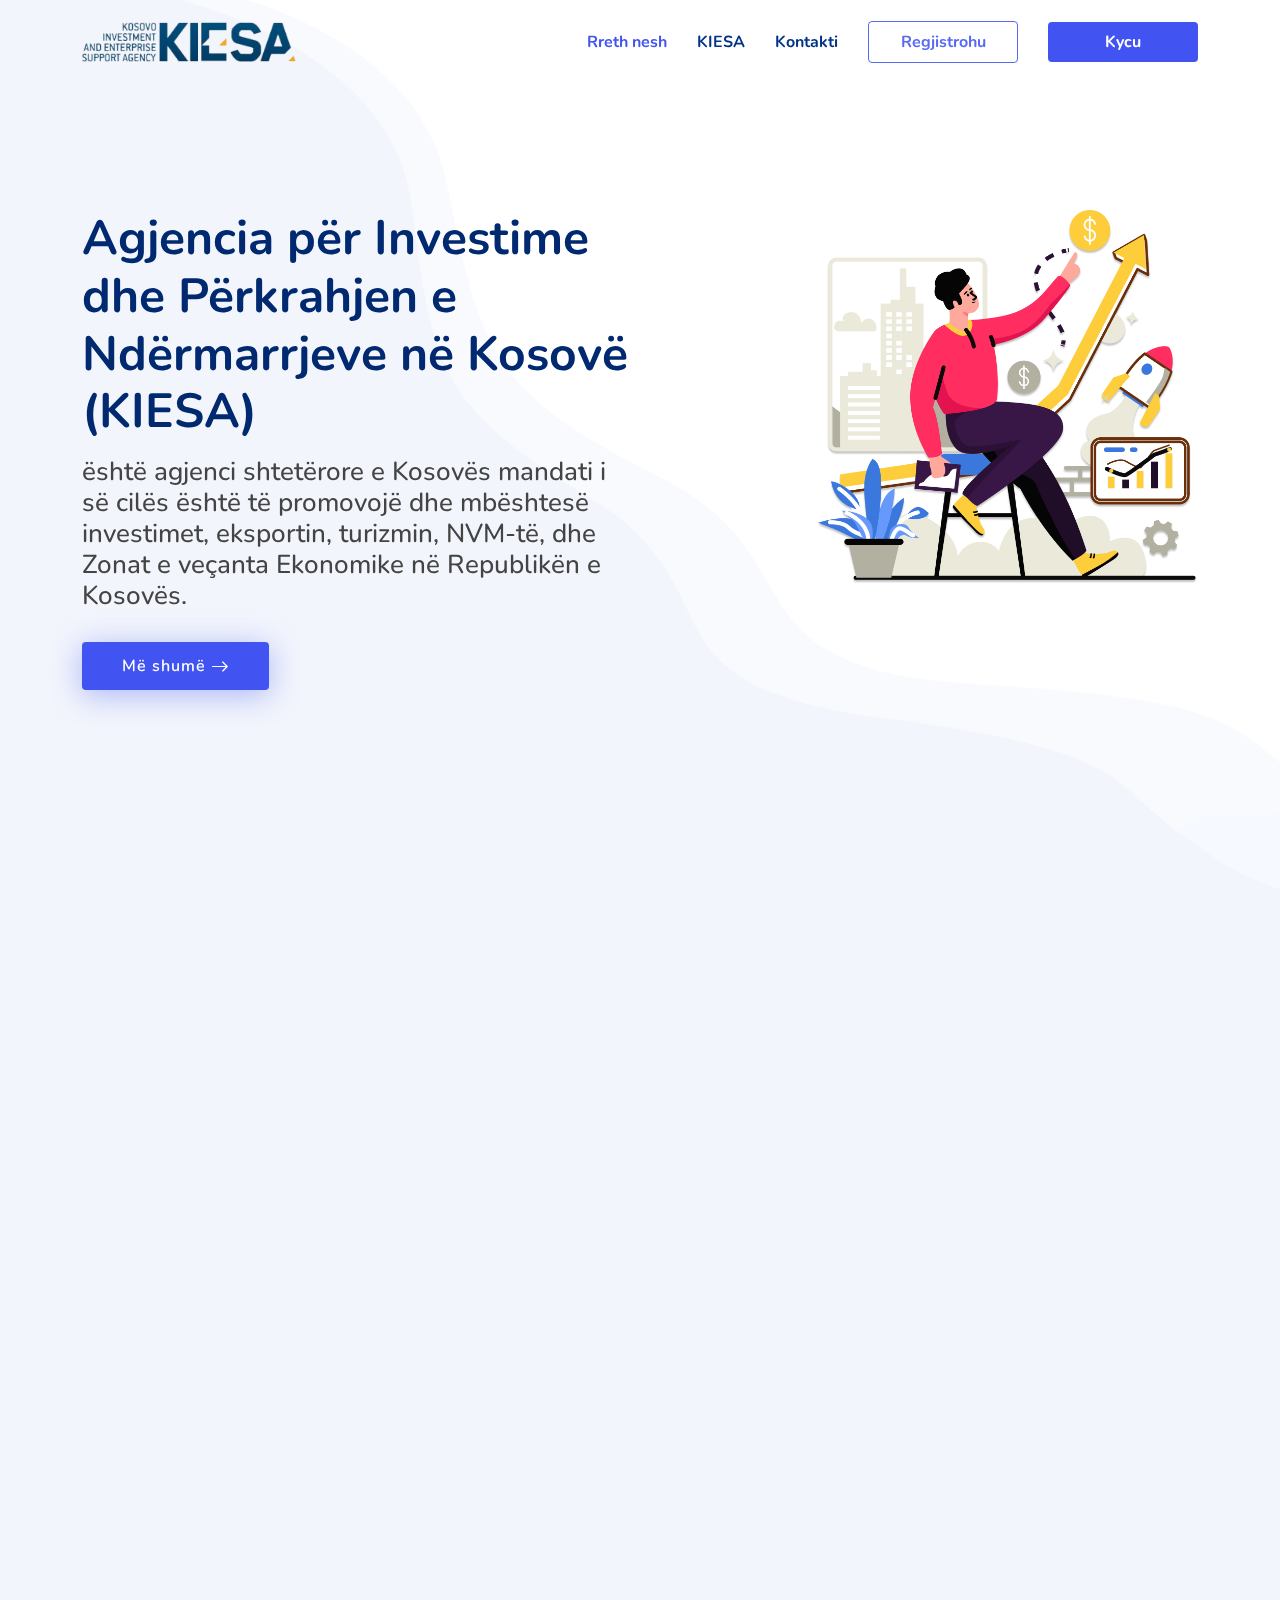
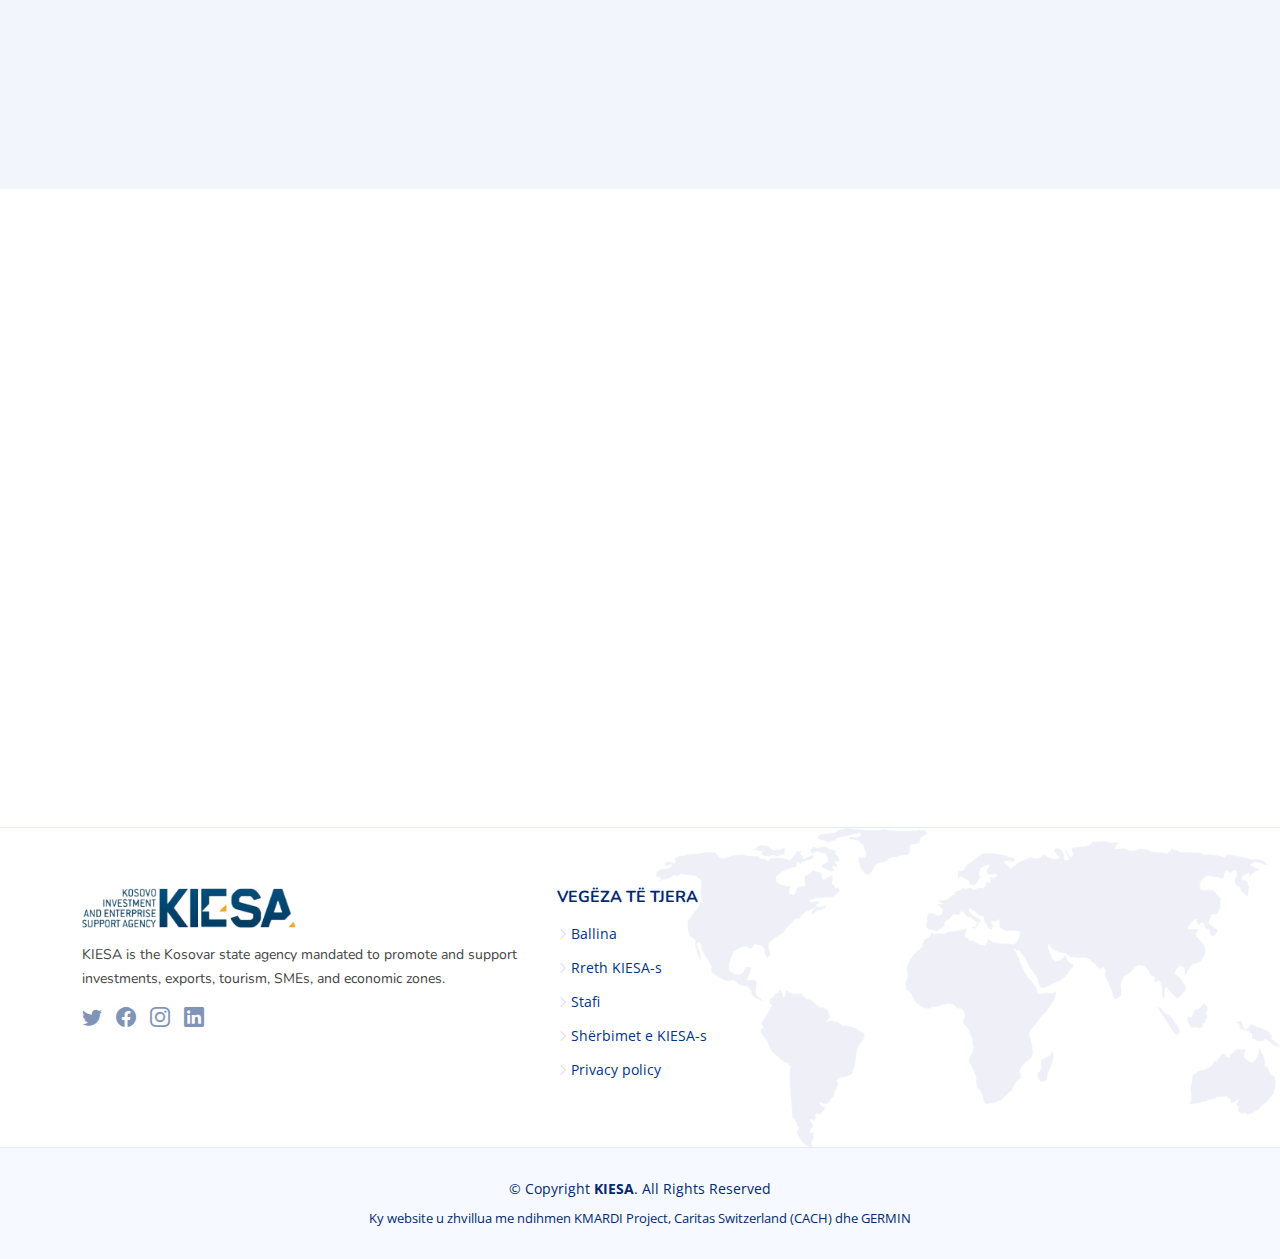
<file: index.html>
<!DOCTYPE html>
<html lang="en">
  <head>
    <meta charset="utf-8" />
    <meta content="width=device-width, initial-scale=1.0" name="viewport" />

    <title>KIESA</title>
    <meta content="" name="description" />

    <meta content="" name="keywords" />

    <!-- Favicons -->
    <link href="assets/img/favicon.png" rel="icon" />
    <link href="assets/img/apple-touch-icon.png" rel="apple-touch-icon" />

    <!-- Google Fonts -->
    <link
      href="https://fonts.googleapis.com/css?family=Open+Sans:300,300i,400,400i,600,600i,700,700i|Nunito:300,300i,400,400i,600,600i,700,700i|Poppins:300,300i,400,400i,500,500i,600,600i,700,700i"
      rel="stylesheet"
    />

    <!-- Vendor CSS Files -->
    <link href="assets/vendor/aos/aos.css" rel="stylesheet" />
    <link
      href="assets/vendor/bootstrap/css/bootstrap.min.css"
      rel="stylesheet"
    />
    <link
      href="assets/vendor/bootstrap-icons/bootstrap-icons.css"
      rel="stylesheet"
    />
    <link
      href="assets/vendor/glightbox/css/glightbox.min.css"
      rel="stylesheet"
    />
    <link href="assets/vendor/remixicon/remixicon.css" rel="stylesheet" />
    <link href="assets/vendor/swiper/swiper-bundle.min.css" rel="stylesheet" />

    <!-- Template Main CSS File -->
    <link href="assets/css/style.css" rel="stylesheet" />

  </head>

  <body>
    <!-- ======= Header ======= -->
    <header id="header" class="header fixed-top">
      <div
        class="container-fluid container-xl d-flex align-items-center justify-content-between"
      >
        <a href="index.html" class="logo d-flex align-items-center">
          <img src="assets/img/kiesa-logo.png" alt="" />
        </a>

        <nav id="navbar" class="navbar">
         <ul>
            <li><a class="nav-link scrollto active" href="#hero">Rreth nesh</a></li>
            <li><a class="nav-link scrollto" href="#about">KIESA</a></li>
            <li><a class="nav-link scrollto" href="#contact">Kontakti</a></li>
            <li ><a class="getregistered scrollto" href="register.html">Regjistrohu</a></li>
            <li><a class="getstarted scrollto" type="button"  data-toggle="modal" data-target="#loginModal">Kycu</a>
            </li>
          </ul>
          <i class="bi bi-list mobile-nav-toggle"></i>
        </ul>
        </nav>
        <!-- .navbar -->
      </div>
    </header>
    <!-- End Header -->

    <!-- ======= Hero Section ======= -->
    <section id="hero" class="hero d-flex align-items-center">
      <div class="container">
        <div class="row">
          <div class="col-lg-6 d-flex flex-column justify-content-center">
            <h1 data-aos="fade-up">
              Agjencia për Investime dhe Përkrahjen e Ndërmarrjeve në Kosovë (KIESA)
            </h1>
            <h2 data-aos="fade-up" data-aos-delay="400">
              është agjenci shtetërore e Kosovës mandati i së cilës është të
              promovojë dhe mbështesë investimet, eksportin, turizmin, NVM-të,
              dhe Zonat e veçanta Ekonomike në Republikën e Kosovës.
            </h2>
            <div data-aos="fade-up" data-aos-delay="600">
              <div class="text-center text-lg-start">
                <a
                  href="https://kiesa.rks-gov.net/page.aspx?id=1,2 "target=”_blank”
                  class="btn-get-started scrollto d-inline-flex align-items-center justify-content-center align-self-center"
                >
                  <span>Më shumë</span>
                  <i class="bi bi-arrow-right"></i>
                </a>
              </div>
            </div>
          </div>
          <div
            class="col-lg-6 hero-img"
            data-aos="zoom-out"
            data-aos-delay="200"
          >
            <img
              src="assets/img/hero1.png"
              style="width: 70%"
              class="img-fluid"
              alt=""
            />
          </div>
        </div>
      </div>
    </section>
    <!-- End Hero -->

    <main id="main">
    
      <!-- End About Section -->

      <section id="about" class="about" style="background-color: #F2F5FC;">
        <div class="container" data-aos="fade-up">
         
          <div class="row gx-6">
            <div class="col-lg-6">
              <div class="row gy-4">
                <div class="col gx-6 ">
                        <div
                        data-aos="zoom-out"
                        data-aos-delay="200"
                      >
                        <img
                          src="assets/img/hero2.png"
                          width="70%"
                          class="img-fluid"
                          alt=""
                        />
                </br>
              </br>
            </br>
                        <div
                        class="col-lg-6 d-flex flex-column justify-content-center"
                        data-aos="fade-up"
                        data-aos-delay="200"
                      >
                      </div>
                      </div>



                      <div
                      class="col-lg-12 d-flex flex-column justify-content-around"
                      data-aos="fade-up"
                      data-aos-delay="200"

                    >
                      <div class="content">
                        <h1>Investo në Kosovë</h1>
                        <p>
                          Për kompanitë që kërkojnë të investojnë në një vend me shpenzime të vogla e me qasje të lehtë në BE, në Evropën Qendrore dhe në tregjet e Ballkanit, Kosova paraqet një mundësi shumë atraktive.
                        </p>
         
                      </div>
                      </div>
                  </div>
               </div>
            </div>
            <div class="col-lg-1">

            </div>

          <div class="col-lg-3"    style="background-color: white; margin-top: 10%; margin-bottom: 20%; border-radius: 10px;" >
              <form
                action="forms/contact.php"
                method="post"
                class="php-email-form"
                style="background-color: white; margin:15%;"
              >

              
              <h2 style=" margin-bottom:10%"> Krijoni nje llogari per te pasur casje ne platformen e bizneseve</h2>
   
                <div class="row gy-2">
                  <div class="col-md-12">
                    <input
                      type="text"
                      name="name"
                      class="form-control"
                      placeholder="Your Name"
                      required
                    />
                  </div>

                  <div class="col-md-12">
                    <input
                      type="email"
                      class="form-control"
                      name="email"
                      placeholder="Your Email"
                      required
                    />
                  </div>

                  <div class="col-md-12">
                    <input
                      type="text"
                      class="form-control"
                      name="subject"
                      placeholder="Subject"
                      required
                    />
                  </div>

                 

                  
                  <div class="text-center text-lg-start">
                    <a
                      href="#"
                      class="btn-read-more d-inline-flex align-items-center justify-content-center align-self-center" 
                      style="width: 100%;"
                    >
                      <span>Vazhdo</span>
                      <i class="bi bi-arrow-right"></i>
                    </a>
                  </div>
                   
              
                  </div>
                </div>
              </form>
            </div>
          </div>
        </div>
      </section>
















      <!-- ======= Contact Section ======= -->
      <section id="contact" class="contact">
        <div class="container" data-aos="fade-up">
          <header class="section-header">
         
            <p>Na kontaktoni</p>
          </header>

          <div class="row gy-4">
            <div class="col-lg-6">
              <div class="row gy-4">
                <div class="col-md-6">
                  <div class="info-box">
                    <i class="bi bi-geo-alt"></i>
                    <h3>Adresa</h3>
                    <p>Rr. "Arbënor e Astrit Dehari" nr. 21,<br> /10000 Prishtinë,</p>
                  </div>
                </div>
                <div class="col-md-6">
                  <div class="info-box">
                    <i class="bi bi-telephone"></i>
                    <h3>Telefoni</h3>
                    <p> +383 (0) 38 200 36542<br />+383 (0) 38 200 36585</p>
                  </div>
                </div>
                <div class="col-md-6">
                  <div class="info-box">
                    <i class="bi bi-envelope"></i>
                    <h3>Email</h3>
                    <p>info.kiesa@rks-gov.net<br />
                  </div>
                </div>
             
              </div>
            </div>

            <div class="col-lg-6">
              <form
                action="forms/contact.php"
                method="post"
                class="php-email-form"
              >
                <div class="row gy-4">
                  <div class="col-md-6">
                    <input
                      type="text"
                      name="name"
                      class="form-control"
                      placeholder="Your Name"
                      required
                    />
                  </div>

                  <div class="col-md-6">
                    <input
                      type="email"
                      class="form-control"
                      name="email"
                      placeholder="Your Email"
                      required
                    />
                  </div>

                  <div class="col-md-12">
                    <input
                      type="text"
                      class="form-control"
                      name="subject"
                      placeholder="Subject"
                      required
                    />
                  </div>

                  <div class="col-md-12">
                    <textarea
                      class="form-control"
                      name="message"
                      rows="6"
                      placeholder="Message"
                      required
                    ></textarea>
                  </div>

                  <div class="col-md-12 text-center">
                    <div class="loading">Loading</div>
                    <div class="error-message"></div>
                    <div class="sent-message">
                      Your message has been sent. Thank you!
                    </div>

                    <button type="submit">Send Message</button>
                  </div>
                </div>
              </form>
            </div>
          </div>
        </div>
      </section>
      <!-- End Contact Section -->
    </main>
    <!-- End #main -->

    <!-- ======= Footer ======= -->
    <footer id="footer" class="footer">
      <div class="footer-top">
        <div class="container">
          <div class="row gy-4">
            <div class="col-lg-5 col-md-12 footer-info">
              <a href="index.html" class="logo d-flex align-items-center">
                <img src="assets/img/kiesa-logo.png" alt="" />
               
              </a>
              <p>
                KIESA is the Kosovar state agency mandated to promote and support investments, exports, tourism, SMEs, and economic zones.
              </p>
              <div class="social-links mt-3">
                <a href="https://twitter.com/KIESA_KS" target=”_blank”  class="twitter"><i class="bi bi-twitter"></i></a>
                <a href="https://www.facebook.com/businessinkosovo/" target=”_blank” class="facebook"><i class="bi bi-facebook"></i></a>
                <a href="https://www.instagram.com/kiesa_ks/" target=”_blank” class="instagram"
                  ><i class="bi bi-instagram"></i
                ></a>
                <a href="https://www.linkedin.com/company/17883324" target=”_blank”  class="linkedin"><i class="bi bi-linkedin"></i></a>
              </div>
            </div>

            <div class="col-lg-2 col-6 footer-links">
              <h4>Vegëza të tjera</h4>
              <ul>
                <li>
                  <i class="bi bi-chevron-right"></i> <a href="https://kiesa.rks-gov.net/Page.aspx?id=1,1">Ballina</a>
                </li>
                <li>
                  <i class="bi bi-chevron-right"></i> <a href="https://kiesa.rks-gov.net/page.aspx?id=1,2">Rreth KIESA-s</a>
                </li>
                <li>
                  <i class="bi bi-chevron-right"></i> <a href="https://kiesa.rks-gov.net/page.aspx?id=1,4">Stafi</a>
                </li>
                <li>
                  <i class="bi bi-chevron-right"></i>
                  <a href="https://kiesa.rks-gov.net/page.aspx?id=1,4">Shërbimet e KIESA-s</a>
                </li>
                <li>
                  <i class="bi bi-chevron-right"></i>
                  <a href="#">Privacy policy</a>
                </li>
              </ul>
            </div>

       

          </div>
        </div>
      </div>

      <div class="container">
        <div class="copyright">
          &copy; Copyright <strong><span>KIESA</span></strong
          >. All Rights Reserved
        </div>
        <div class="credits">
          <!-- All the links in the footer should remain intact. -->
          <!-- You can delete the links only if you purchased the pro version. -->
          <!-- Licensing information: https://bootstrapmade.com/license/ -->
          <!-- Purchase the pro version with working PHP/AJAX contact form: https://bootstrapmade.com/flexstart-bootstrap-startup-template/ -->
          Ky website u zhvillua me ndihmen KMARDI Project, Caritas Switzerland (CACH) dhe GERMIN
   
        </div>
      </div>
    </footer>
    <!-- End Footer -->




    <!--Login Modal-->
    <div class="modal fade" id="loginModal" tabindex="-1" role="dialog" aria-labelledby="exampleModalLabel" aria-hidden="true">
      <div class="modal-dialog modal-dialog-centered" role="document">
        <div class="modal-content">
        <div class="modal-header border-bottom-0">
        <!----    <button type="button" class="btn btn-light" data-dismiss="modal" aria-label="Close">
              <span aria-hidden="false">&times;</span></button>   -->
          </div>
     
          <div class="modal-body">
            <div class="form-title text-start">
              <span class="login-title">Kycu</span>
            </div>
            <div class="d-flex flex-column text-center">
              <form>
                <div class="form-group">
                  <input type="email" class="form-control" id="login-email1"placeholder="Email">
                </div>
                <div class="form-group">
                  <input type="password" class="form-control" id="login-password" placeholder="Fjalëkalimi">
                </div>

                <div class="forgot-section"><a href="#a" class="forgot-password">Kam harruar fjalëkalimin</a></div>

                <button type="button" class="btn btn-primary" style="width: 100%; margin-top: 10%;">Vazhdo</button>
                
              </form>
              
              
          
        
          </div>
        </div>
          <div class="modal-footer d-flex justify-content-center">
            <div class="signup-section">Skeni llogari? <a href="#a" class="text-info">Regjistrohu</a>.</div>
          </div>
      </div>
    </div>
    <!--End Login Modal-->
<a
      href="#"
      class="back-to-top d-flex align-items-center justify-content-center"
      ><i class="bi bi-arrow-up-short"></i
    ></a>

    <!-- Vendor JS Files -->
    <script src="assets/vendor/purecounter/purecounter_vanilla.js"></script>
    <script src="assets/vendor/aos/aos.js"></script>
    <script src="assets/vendor/bootstrap/js/bootstrap.bundle.min.js"></script>
    <script src="assets/vendor/glightbox/js/glightbox.min.js"></script>
    <script src="assets/vendor/isotope-layout/isotope.pkgd.min.js"></script>
    <script src="assets/vendor/swiper/swiper-bundle.min.js"></script>
    <script src="assets/vendor/php-email-form/validate.js"></script>

    <!-- jQuery -->
    <script src='https://code.jquery.com/jquery-3.3.1.slim.min.js'></script>
<!-- Popper JS -->
    <script src='https://cdnjs.cloudflare.com/ajax/libs/popper.js/1.14.3/umd/popper.min.js'></script>
<!-- Bootstrap JS -->
    <script src='https://stackpath.bootstrapcdn.com/bootstrap/4.1.3/js/bootstrap.min.js'></script>

    <!-- Template Main JS File -->
    <script src="assets/js/main.js"></script>
  </body>
</html>
</file>
<file: assets/css/style.css>
/*--------------------------------------------------------------
# General
--------------------------------------------------------------*/
:root {
  scroll-behavior: smooth;
}

body {
  font-family: "Open Sans", sans-serif;
  color: #444444;
}

a {
  color: #4154f1;
  text-decoration: none;
}

a:hover {
  color: #717ff5;
  text-decoration: none;
}

h1,
h2,
h3,
h4,
h5,
h6 {
  font-family: "Nunito", sans-serif;
}

/*--------------------------------------------------------------
# Sections
--------------------------------------------------------------*/
section {
  padding: 60px 0;
  overflow: hidden;
}

.section-header {
  text-align: center;
  padding-bottom: 40px;
}

.section-header h2 {
  font-size: 13px;
  letter-spacing: 1px;
  font-weight: 700;
  margin: 0;
  color: #4154f1;
  text-transform: uppercase;
}

.section-header p {
  margin: 10px 0 0 0;
  padding: 0;
  font-size: 38px;
  line-height: 42px;
  font-weight: 700;
  color: #012970;
}

@media (max-width: 768px) {
  .section-header p {
    font-size: 28px;
    line-height: 32px;
  }
}

/*--------------------------------------------------------------
# Back to top button
--------------------------------------------------------------*/
.back-to-top {
  position: fixed;
  visibility: hidden;
  opacity: 0;
  right: 15px;
  bottom: 15px;
  z-index: 99999;
  background: #4154f1;
  width: 40px;
  height: 40px;
  border-radius: 4px;
  transition: all 0.4s;
}

.back-to-top i {
  font-size: 24px;
  color: #fff;
  line-height: 0;
}

.back-to-top:hover {
  background: #6776f4;
  color: #fff;
}

.back-to-top.active {
  visibility: visible;
  opacity: 1;
}

/*--------------------------------------------------------------
# Disable aos animation delay on mobile devices
--------------------------------------------------------------*/
@media screen and (max-width: 768px) {
  [data-aos-delay] {
    transition-delay: 0 !important;
  }
}

/*--------------------------------------------------------------
# Header
--------------------------------------------------------------*/
.header {
  transition: all 0.5s;
  z-index: 997;
  padding: 20px 0;
}

.header.header-scrolled {
  background: #fff;
  padding: 15px 0;
  box-shadow: 0px 2px 20px rgba(1, 41, 112, 0.1);
}

.header .logo {
  line-height: 0;
}

.header .logo img {
  max-height: 40px;
  margin-right: 6px;
}

.header .logo span {
  font-size: 30px;
  font-weight: 700;
  letter-spacing: 1px;
  color: #012970;
  font-family: "Nunito", sans-serif;
  margin-top: 3px;
}

/*--------------------------------------------------------------
# Navigation Menu
--------------------------------------------------------------*/
/**
* Desktop Navigation 
*/
.navbar {
  padding: 0;
}

.navbar ul {
  margin: 0;
  padding: 0;
  display: flex;
  list-style: none;
  align-items: center;
}

.navbar li {
  position: relative;
}

.navbar a,
.navbar a:focus {
  display: flex;
  align-items: center;
  justify-content: space-between;
  padding: 10px 0 10px 30px;
  font-family: "Nunito", sans-serif;
  font-size: 16px;
  font-weight: 700;
  color: #013289;
  white-space: nowrap;
  transition: 0.3s;
}

.navbar a i,
.navbar a:focus i {
  font-size: 12px;
  line-height: 0;
  margin-left: 5px;
}

.navbar a:hover,
.navbar .active,
.navbar .active:focus,
.navbar li:hover > a {
  color: #4154f1;
}

.navbar .getstarted,
.navbar .getstarted:focus {
  background: #4154f1;
  padding: 8px 20px;
  margin-left: 30px;
  border-radius: 4px;
  color: #fff;
  width: 150px;
  justify-content: center;
}

.navbar .getstarted:hover,
.navbar .getstarted:focus:hover {
  color: #fff;
  background: #5969f3;
}

.navbar .getregistered,
.navbar .getregistered:focus {
  background: #ffffff;
  padding: 08px 45px;
  margin-left: 30px;
  border-radius: 4px;
  color: #5969f3;
  border: solid;
  border-width: 1px;
  border-color: #5969f3;
  width: 150px;
  justify-content: center;
}

.navbar .getregistered:hover,
.navbar .getregistered:focus:hover {
  color: #fff;
  background: #5969f3;
}

.navbar .dropdown ul {
  display: block;
  position: absolute;
  left: 14px;
  top: calc(100% + 30px);
  margin: 0;
  padding: 10px 0;
  z-index: 99;
  opacity: 0;
  visibility: hidden;
  background: #fff;
  box-shadow: 0px 0px 30px rgba(127, 137, 161, 0.25);
  transition: 0.3s;
  border-radius: 4px;
}

.navbar .dropdown ul li {
  min-width: 200px;
}

.navbar .dropdown ul a {
  padding: 10px 20px;
  font-size: 15px;
  text-transform: none;
  font-weight: 600;
}

.navbar .dropdown ul a i {
  font-size: 12px;
}

.navbar .dropdown ul a:hover,
.navbar .dropdown ul .active:hover,
.navbar .dropdown ul li:hover > a {
  color: #4154f1;
}

.navbar .dropdown:hover > ul {
  opacity: 1;
  top: 100%;
  visibility: visible;
}

.navbar .dropdown .dropdown ul {
  top: 0;
  left: calc(100% - 30px);
  visibility: hidden;
}

.navbar .dropdown .dropdown:hover > ul {
  opacity: 1;
  top: 0;
  left: 100%;
  visibility: visible;
}

@media (max-width: 1366px) {
  .navbar .dropdown .dropdown ul {
    left: -90%;
  }

  .navbar .dropdown .dropdown:hover > ul {
    left: -100%;
  }
}

/**
* Mobile Navigation 
*/
.mobile-nav-toggle {
  color: #012970;
  font-size: 28px;
  cursor: pointer;
  display: none;
  line-height: 0;
  transition: 0.5s;
}

.mobile-nav-toggle.bi-x {
  color: #fff;
}

@media (max-width: 991px) {
  .mobile-nav-toggle {
    display: block;
  }

  .navbar ul {
    display: none;
  }
}

.navbar-mobile {
  position: fixed;
  overflow: hidden;
  top: 0;
  right: 0;
  left: 0;
  bottom: 0;
  background: rgba(1, 22, 61, 0.9);
  transition: 0.3s;
}

.navbar-mobile .mobile-nav-toggle {
  position: absolute;
  top: 15px;
  right: 15px;
}

.navbar-mobile ul {
  display: block;
  position: absolute;
  top: 55px;
  right: 15px;
  bottom: 15px;
  left: 15px;
  padding: 10px 0;
  border-radius: 10px;
  background-color: #fff;
  overflow-y: auto;
  transition: 0.3s;
}

.navbar-mobile a,
.navbar-mobile a:focus {
  padding: 10px 20px;
  font-size: 15px;
  color: #012970;
}

.navbar-mobile a:hover,
.navbar-mobile .active,
.navbar-mobile li:hover > a {
  color: #4154f1;
}

.navbar-mobile .getstarted,
.navbar-mobile .getstarted:focus {
  margin: 0px;
  margin-top: 15px;
  width: 100%;
}

.navbar-mobile .getregistered,
.navbar-mobile .getregistered:focus {
  margin: 0px;
  width: 100%;
}

.navbar-mobile .dropdown ul {
  position: static;
  display: none;
  margin: 10px 20px;
  padding: 10px 0;
  z-index: 99;
  opacity: 1;
  visibility: visible;
  background: #fff;
  box-shadow: 0px 0px 30px rgba(127, 137, 161, 0.25);
}

.navbar-mobile .dropdown ul li {
  min-width: 200px;
}

.navbar-mobile .dropdown ul a {
  padding: 10px 20px;
}

.navbar-mobile .dropdown ul a i {
  font-size: 12px;
}

.navbar-mobile .dropdown ul a:hover,
.navbar-mobile .dropdown ul .active:hover,
.navbar-mobile .dropdown ul li:hover > a {
  color: #4154f1;
}

.navbar-mobile .dropdown > .dropdown-active {
  display: block;
}

/*--------------------------------------------------------------
# Hero Section
--------------------------------------------------------------*/
.hero {
  width: 100%;
  height: 100vh;
  background: url(../img/hero-bg.png) top center no-repeat;
  background-size: cover;
}

.hero h1 {
  margin: 0;
  font-size: 48px;
  font-weight: 700;
  color: #012970;
}

.hero h2 {
  color: #444444;
  margin: 15px 0 0 0;
  font-size: 26px;
}

.hero .btn-get-started {
  margin-top: 30px;
  line-height: 0;
  padding: 15px 40px;
  border-radius: 4px;
  transition: 0.5s;
  color: #fff;
  background: #4154f1;
  box-shadow: 0px 5px 30px rgba(65, 84, 241, 0.4);
}

.hero .btn-get-started span {
  font-family: "Nunito", sans-serif;
  font-weight: 600;
  font-size: 16px;
  letter-spacing: 1px;
}

.hero .btn-get-started i {
  margin-left: 5px;
  font-size: 18px;
  transition: 0.3s;
}

.hero .btn-get-started:hover i {
  transform: translateX(5px);
}

.hero .hero-img {
  text-align: right;
}

@media (min-width: 1024px) {
  .hero {
    background-attachment: fixed;
  }
}

@media (max-width: 991px) {
  .hero {
    height: auto;
    padding: 120px 0 60px 0;
  }

  .hero .hero-img {
    text-align: center;
    margin-top: 80px;
  }

  .hero .hero-img img {
    width: 80%;
  }
}

@media (max-width: 768px) {
  .hero {
    text-align: center;
  }

  .hero h1 {
    font-size: 32px;
  }

  .hero h2 {
    font-size: 24px;
  }

  .hero .hero-img img {
    width: 100%;
  }
}

/*--------------------------------------------------------------
# Index Page
--------------------------------------------------------------*/
/*--------------------------------------------------------------
# About
--------------------------------------------------------------*/
.about .content {
  background-color: #f2f5fc;
  padding: 40px;
}

.about h3 {
  font-size: 14px;
  font-weight: 700;
  color: #4154f1;
  text-transform: uppercase;
}

.about h2 {
  font-size: 24px;
  font-weight: 700;
  color: #012970;
}

.about p {
  margin: 15px 0 30px 0;
  line-height: 24px;
}

.content p {
  font-size: 22px;
}

.content h1 {
  color: #4154f1;
  font-weight: 700;
}

.btn-read-more {
  line-height: 0;
  padding: 15px 40px;
  border-radius: 4px;
  transition: 0.5s;
  color: #fff;
  background: #4154f1;
  box-shadow: 0px 5px 25px rgba(65, 84, 241, 0.3);
}

.btn-read-more {
  line-height: 0;
  padding: 15px 40px;
  border-radius: 4px;
  transition: 0.5s;
  color: #fff;
  background: #4154f1;
  box-shadow: 0px 5px 25px rgba(65, 84, 241, 0.3);
}

.btn-read-more i {
  margin-left: 5px;
  font-size: 18px;
  transition: 0.3s;
}

.btn-read-more:hover i {
  transform: translateX(5px);
}

/*--------------------------------------------------------------
# Register
--------------------------------------------------------------*/

.register {
  background: -webkit-linear-gradient(left, #4154f1, #8d97f1);
  margin-top: 0;
  padding-top: 2%;
}

.register-left {
  text-align: center;
  color: #fff;
  margin-top: 5%;
}

.register-left input {
  border: none;
  border-radius: 2px;
  padding: 3%;
  width: 80%;
  background: #f8f9fa;
  font-weight: bold;
  color: #383d41;
  margin-top: 0%;
  margin-bottom: 10%;
  cursor: pointer;
}

.register-right {
  background: #f8f9fa;
  border-top-left-radius: 14% 50%;
  border-bottom-left-radius: 10% 50%;
}

.register-left img {
  margin-top: 0%;
  margin-bottom: 0%;
  width: 40%;
  -webkit-animation: mover 2s infinite alternate;
  animation: mover 1s infinite alternate;
}

@-webkit-keyframes mover {
  0% {
    transform: translateY(0);
  }

  100% {
    transform: translateY(-20px);
  }
}

@keyframes mover {
  0% {
    transform: translateY(0);
  }

  100% {
    transform: translateY(-20px);
  }
}

.register-left p {
  font-weight: lighter;
  padding: 12%;
  margin-top: 0;
}

.register .register-form {
  padding: 10%;
  margin-top: 10%;
}

.btnRegister {
  float: right;
  margin-top: 0%;
  border: none;
  border-radius: 1rem;
  padding: 2%;
  background: #0062cc;
  color: #fff;
  font-weight: 600;
  width: 20%;
  cursor: pointer;
}

.register-heading {
  text-align: center;
  margin-top: 5%;
  margin-bottom: -15%;
  color: #495057;
}

.form-radio {
  margin-top: 5px;
  padding-right: 10px;
}

.form-radio input {
  width: 0;
  height: 0;
  position: absolute;
  left: -9999px;
  padding-left: 15px;
}

.radio-text {
  margin-top: 11px;
  margin-bottom: 11px;
  margin-left: 11px;
  color: #888;
}

.form-radio input + label {
  margin-top: 0;
  padding: 11px;
  box-sizing: border-box;
  position: relative;
  display: inline-block;
  border: solid 2px #ebebeb;
  background-color: #fff;
  font-size: 14px;
  font-weight: 00;
  color: #888;
  text-align: center;
  transition: border-color 0.15s ease-out, color 0.25s ease-out,
    background-color 0.15s ease-out, box-shadow 0.15s ease-out;
  border-radius: 5px;
  -moz-border-radius: 5px;
  -webkit-border-radius: 5px;
  -o-border-radius: 5px;
  -ms-border-radius: 5px;
  justify-content: end;
}

.form-radio input:checked + label {
  background-color: #1da0f2;
  color: #fff;
  border-color: #1da0f2;
  z-index: 1;
}

.form-radio input:focus + label {
  outline: none;
}

.form-radio input:hover {
  background-color: #1da0f2;
  color: #fff;
  border-color: #1da0f2;
}

.form-holder fieldset {
  border: 2px solid #e5e5e5;
  border-radius: 4px;
  -moz-border-radius: 4px;
  -webkit-border-radius: 4px;
  -o-border-radius: 4px;
  -ms-border-radius: 4px;
  padding: 0 20px;
}

.form-holder legend {
  font-size: 11px;
  font-weight: 700;
  color: #999;
}

.form-holder input,
.form-holder select {
  width: 100%;
  padding: 5px 0px 13px;
  border: none;
  appearance: unset;
  -moz-appearance: unset;
  -webkit-appearance: unset;
  -o-appearance: unset;
  -ms-appearance: unset;
  outline: none;
  -moz-outline: none;
  -webkit-outline: none;
  -o-outline: none;
  -ms-outline: none;
  font-family: "Open Sans", sans-serif;
  font-weight: 600;
  font-size: 14px;
  box-sizing: border-box;
  -webkit-box-sizing: border-box;
  -moz-box-sizing: border-box;
  -o-box-sizing: border-box;
  -ms-box-sizing: border-box;
  border-radius: 4px;
  -moz-border-radius: 4px;
  -webkit-border-radius: 4px;
  -o-border-radius: 4px;
  -ms-border-radius: 4px;
}

.form-holder input {
  color: #333;
}

.inner .form-row .form-holder input#find_bank {
  border: 2px solid #e5e5e5;
  padding: 11px 20px;
}

.form-holder input.radio {
  display: none;
}

input::placeholder{
  color: #c3c3c3;
}

.form-row-total label {
  width: 196.5px;
  height: 130px;
  display: block;
  cursor: pointer;
  -webkit-box-sizing: border-box;
  -moz-box-sizing: border-box;
  -o-box-sizing: border-box;
  -ms-box-sizing: border-box;
  box-sizing: border-box;
  float: left;
  text-align: center;
}

.form-row .form-holder fieldset {
  border: 2px solid #e5e5e5;
  border-radius: 4px;
  -moz-border-radius: 4px;
  -webkit-border-radius: 4px;
  -o-border-radius: 4px;
  -ms-border-radius: 4px;
  padding: 0 20px;
}

/*--------------------------------------------------------------
# Contact
--------------------------------------------------------------*/
.contact .info-box {
  color: #444444;
  background: #fafbff;
  padding: 30px;
}

.contact .info-box i {
  font-size: 38px;
  line-height: 0;
  color: #4154f1;
}

.contact .info-box h3 {
  font-size: 20px;
  color: #012970;
  font-weight: 700;
  margin: 20px 0 10px 0;
}

.contact .info-box p {
  padding: 0;
  line-height: 24px;
  font-size: 14px;
  margin-bottom: 0;
}

.contact .php-email-form {
  background: #fafbff;
  padding: 30px;
  height: 100%;
}

.contact .php-email-form .error-message {
  display: none;
  color: #fff;
  background: #ed3c0d;
  text-align: left;
  padding: 15px;
  margin-bottom: 24px;
  font-weight: 600;
}

.contact .php-email-form .sent-message {
  display: none;
  color: #fff;
  background: #18d26e;
  text-align: center;
  padding: 15px;
  margin-bottom: 24px;
  font-weight: 600;
}

.contact .php-email-form .loading {
  display: none;
  background: #fff;
  text-align: center;
  padding: 15px;
  margin-bottom: 24px;
}

.contact .php-email-form .loading:before {
  content: "";
  display: inline-block;
  border-radius: 50%;
  width: 24px;
  height: 24px;
  margin: 0 10px -6px 0;
  border: 3px solid #18d26e;
  border-top-color: #eee;
  -webkit-animation: animate-loading 1s linear infinite;
  animation: animate-loading 1s linear infinite;
}

.contact .php-email-form input,
.contact .php-email-form textarea {
  border-radius: 0;
  box-shadow: none;
  font-size: 14px;
  border-radius: 0;
}

.contact .php-email-form input:focus,
.contact .php-email-form textarea:focus {
  border-color: #4154f1;
}

.contact .php-email-form input {
  padding: 10px 15px;
}

.contact .php-email-form textarea {
  padding: 12px 15px;
}

.contact .php-email-form button[type="submit"] {
  background: #4154f1;
  border: 0;
  padding: 10px 30px;
  color: #fff;
  transition: 0.4s;
  border-radius: 4px;
}

.contact .php-email-form button[type="submit"]:hover {
  background: #5969f3;
}

@-webkit-keyframes animate-loading {
  0% {
    transform: rotate(0deg);
  }

  100% {
    transform: rotate(360deg);
  }
}

@keyframes animate-loading {
  0% {
    transform: rotate(0deg);
  }

  100% {
    transform: rotate(360deg);
  }
}
/*--------------------------------------------------------------
# Footer
--------------------------------------------------------------*/
.footer {
  background: #f6f9ff;
  padding: 0 0 30px 0;
  font-size: 14px;
}

.footer .footer-newsletter {
  padding: 50px 0;
  background: #f6f9ff;
  border-top: 1px solid #e1ecff;
}

.footer .footer-newsletter h4 {
  font-size: 24px;
  margin: 0 0 10px 0;
  padding: 0;
  line-height: 1;
  font-weight: 700;
  color: #012970;
}

.footer .footer-newsletter form {
  margin-top: 20px;
  background: #fff;
  padding: 6px 10px;
  position: relative;
  border-radius: 4px;
  border: 1px solid #e1ecff;
}

.footer .footer-newsletter form input[type="email"] {
  border: 0;
  padding: 8px;
  width: calc(100% - 140px);
}

.footer .footer-newsletter form input[type="submit"] {
  position: absolute;
  top: 0;
  right: 0;
  bottom: 0;
  border: 0;
  background: none;
  font-size: 16px;
  padding: 0 30px;
  margin: 3px;
  background: #4154f1;
  color: #fff;
  transition: 0.3s;
  border-radius: 4px;
}

.footer .footer-newsletter form input[type="submit"]:hover {
  background: #5969f3;
}

.footer .footer-top {
  background: white url(../img/footer-bg.png) no-repeat right top;
  background-size: contain;
  border-top: 1px solid #e1ecff;
  border-bottom: 1px solid #e1ecff;
  padding: 60px 0 30px 0;
}

@media (max-width: 992px) {
  .footer .footer-top {
    background-position: center bottom;
  }
}

.footer .footer-top .footer-info {
  margin-bottom: 30px;
}

.footer .footer-top .footer-info .logo {
  line-height: 0;
  margin-bottom: 15px;
}

.footer .footer-top .footer-info .logo img {
  max-height: 40px;
  margin-right: 6px;
}

.footer .footer-top .footer-info .logo span {
  font-size: 30px;
  font-weight: 700;
  letter-spacing: 1px;
  color: #012970;
  font-family: "Nunito", sans-serif;
  margin-top: 3px;
}

.footer .footer-top .footer-info p {
  font-size: 14px;
  line-height: 24px;
  margin-bottom: 0;
  font-family: "Nunito", sans-serif;
}

.footer .footer-top .social-links a {
  font-size: 20px;
  display: inline-block;
  color: rgba(1, 41, 112, 0.5);
  line-height: 0;
  margin-right: 10px;
  transition: 0.3s;
}

.footer .footer-top .social-links a:hover {
  color: #012970;
}

.footer .footer-top h4 {
  font-size: 16px;
  font-weight: bold;
  color: #012970;
  text-transform: uppercase;
  position: relative;
  padding-bottom: 12px;
}

.footer .footer-top .footer-links {
  margin-bottom: 30px;
}

.footer .footer-top .footer-links ul {
  list-style: none;
  padding: 0;
  margin: 0;
}

.footer .footer-top .footer-links ul i {
  padding-right: 2px;
  color: #d0d4fc;
  font-size: 12px;
  line-height: 0;
}

.footer .footer-top .footer-links ul li {
  padding: 10px 0;
  display: flex;
  align-items: center;
}

.footer .footer-top .footer-links ul li:first-child {
  padding-top: 0;
}

.footer .footer-top .footer-links ul a {
  color: #013289;
  transition: 0.3s;
  display: inline-block;
  line-height: 1;
}

.footer .footer-top .footer-links ul a:hover {
  color: #4154f1;
}

.footer .footer-top .footer-contact p {
  line-height: 26px;
}

.footer .copyright {
  text-align: center;
  padding-top: 30px;
  color: #012970;
}

.footer .credits {
  padding-top: 10px;
  text-align: center;
  font-size: 13px;
  color: #012970;
}

.modal-content {
  background-color: rgb(242, 242, 242);
}

.login-title {
  color: #4154f1;
  font-weight: bold;
  text-align: start;
}

.forgot-password {
  color: rgba(72, 72, 72, 0.539);
  margin-bottom: 10%;
}

@media (min-width: 576px) {
  .modal-dialog {
    max-width: 400px;
  }

  .modal-dialog .modal-content {
    padding: 1rem;
  }
}

.modal-header .close {
  justify-content: end;
}

.modal-content .form-control {
  margin-bottom: 10%;
}

.modal-body .form-title {
  margin: -2rem 0rem 2rem;
}

.btn-round {
  border-radius: 0rem;
  margin-top: 10%;
}

.delimiter {
  padding: 1rem;
}

.signup-section {
  padding: 0.3rem 0rem;
}

.registerbtn {

}
</file>
